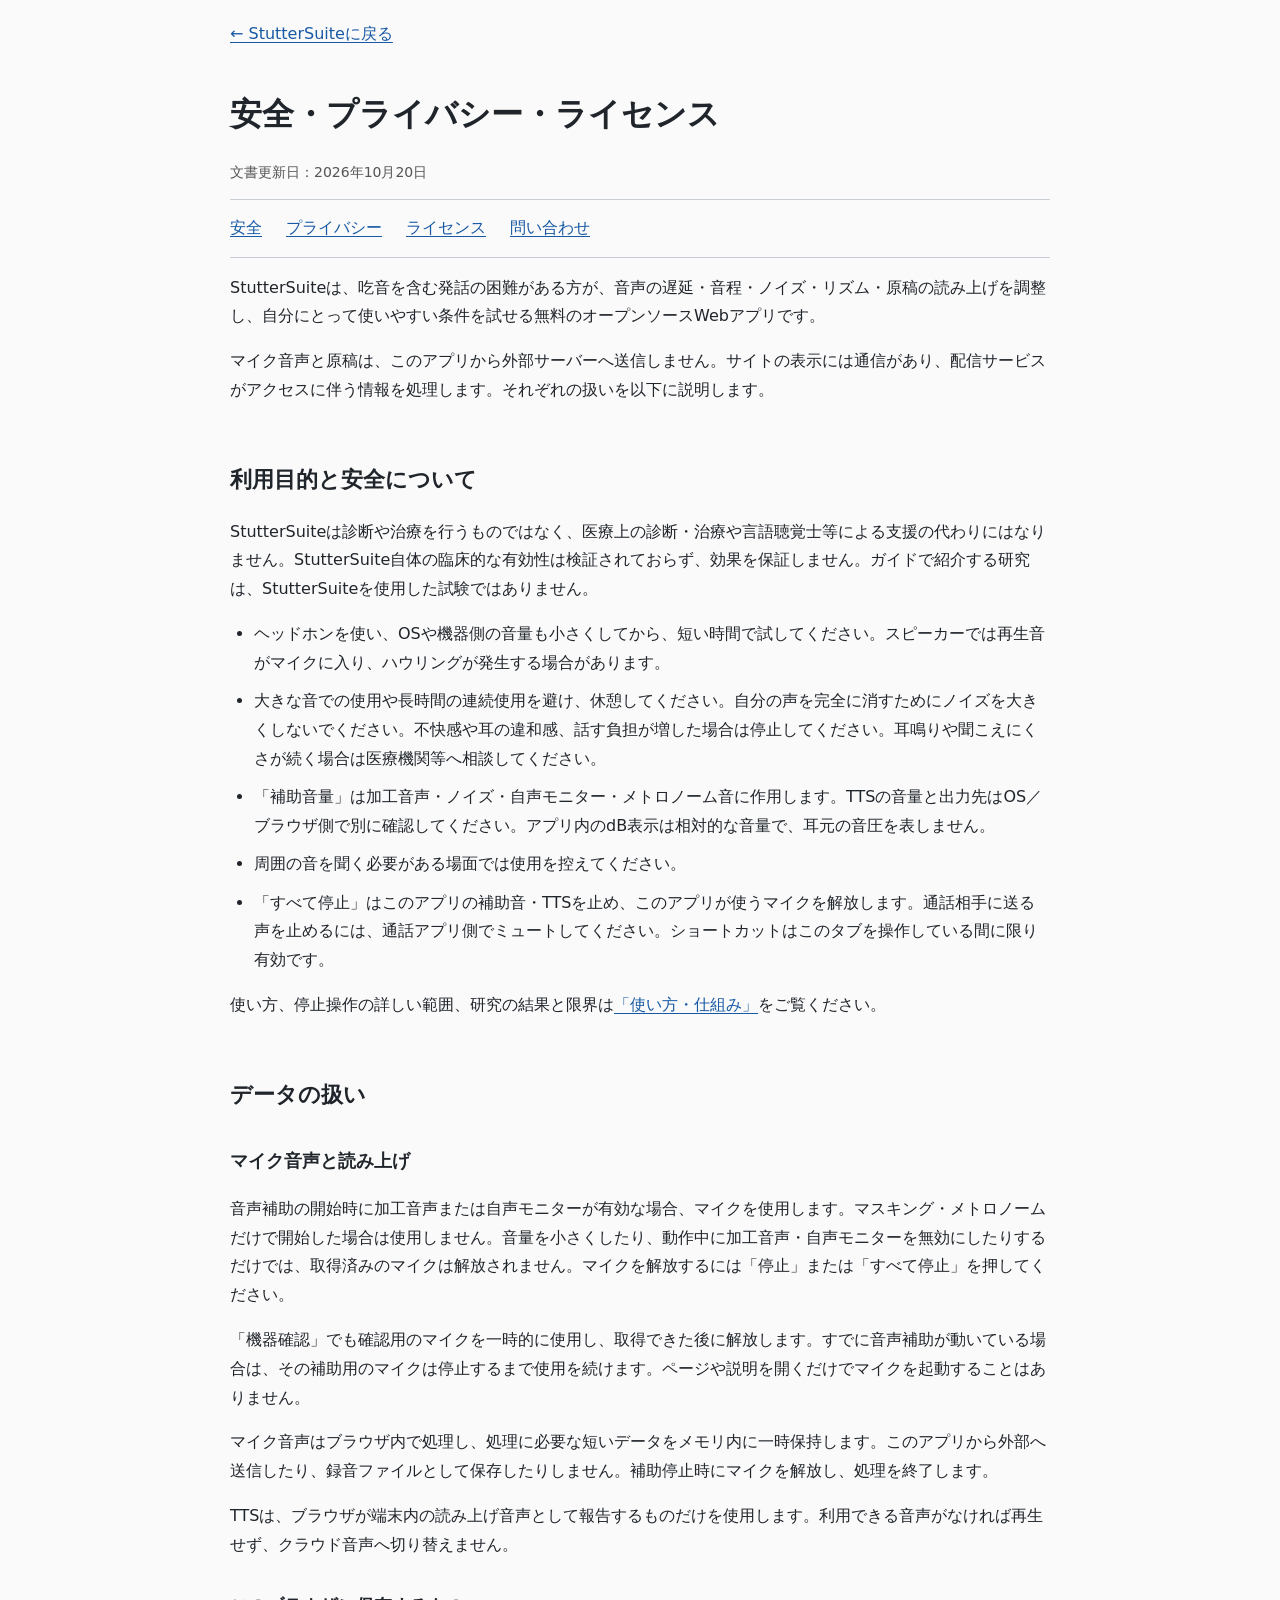
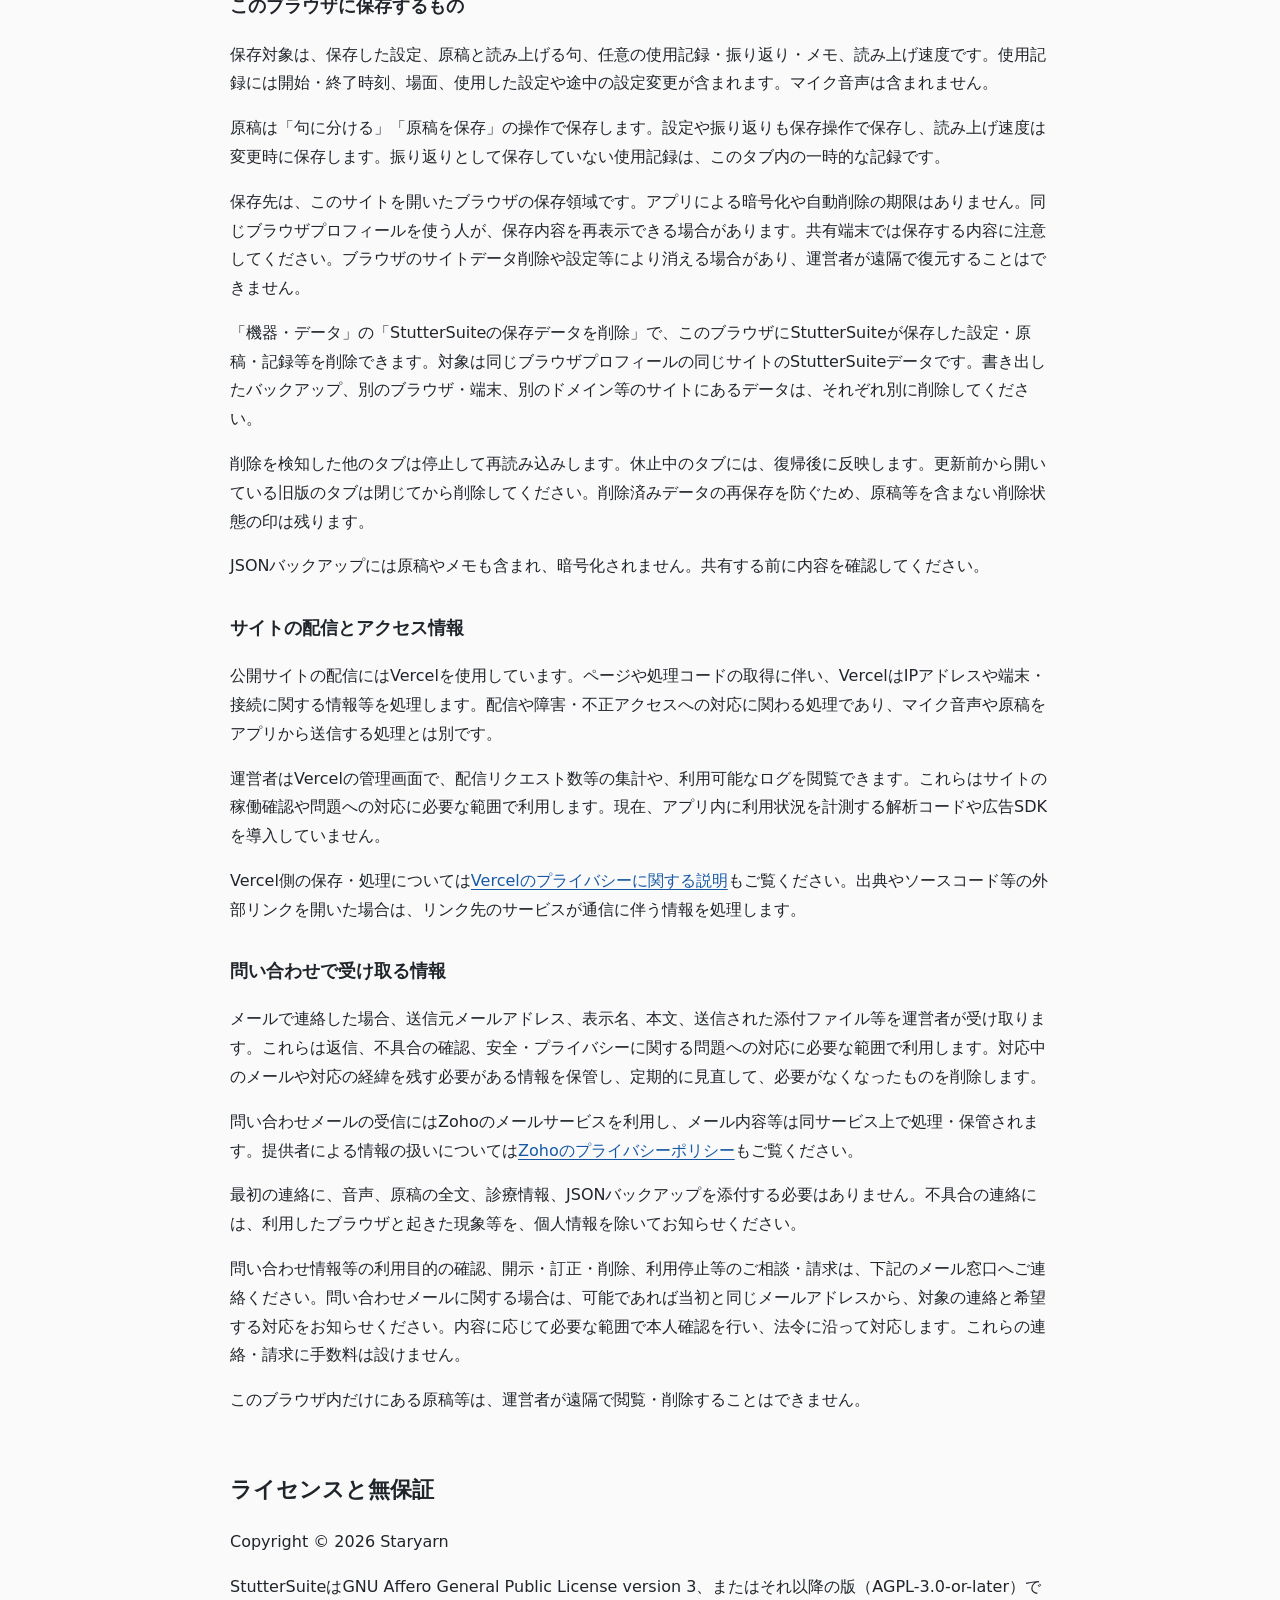
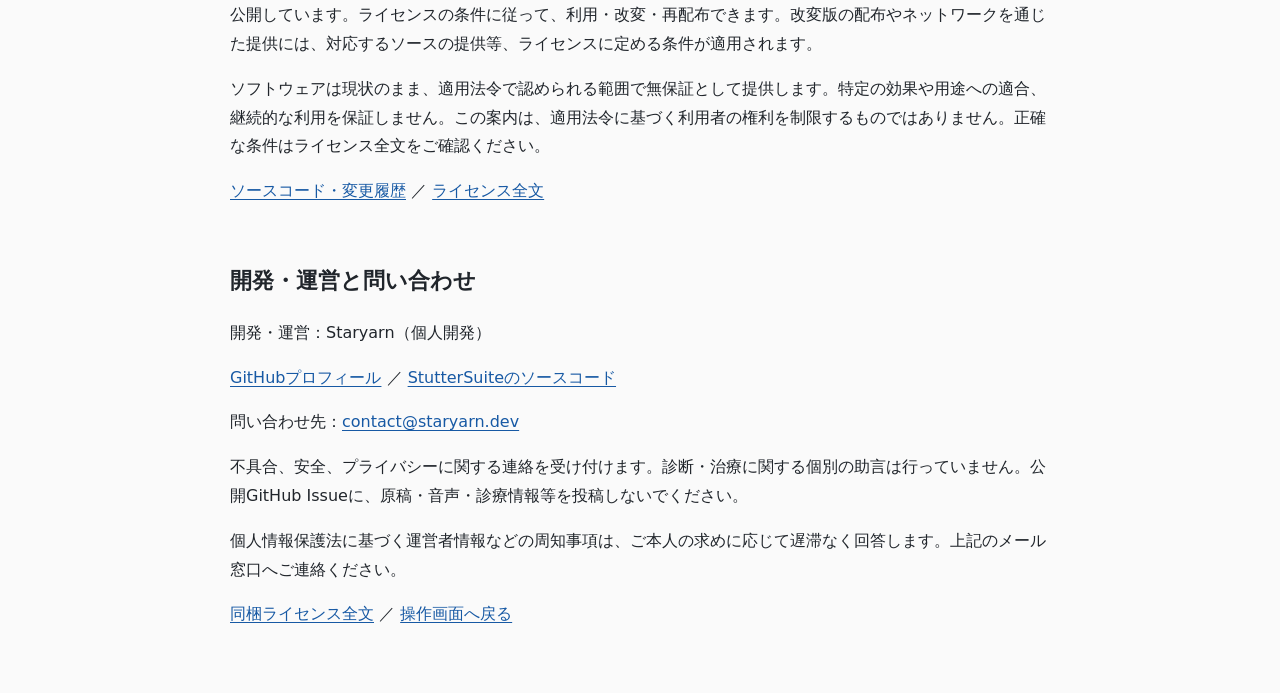
<file: about.html>
<!doctype html><!-- SPDX-License-Identifier: AGPL-3.0-or-later -->
<html lang="ja">
<head><meta charset="utf-8"><meta name="viewport" content="width=device-width, initial-scale=1"><title>安全・プライバシー・ライセンス | StutterSuite</title><link rel="stylesheet" href="about.css"></head>
<body><a class="skip" href="#main">本文へ移動</a><header><a href="index.html">← StutterSuiteに戻る</a></header>
<main id="main"><h1>安全・プライバシー・ライセンス</h1><p class="updated">文書更新日：2026年10月20日</p>
<nav aria-label="このページの目次"><a href="#safety">安全</a><a href="#privacy">プライバシー</a><a href="#license">ライセンス</a><a href="#contact">問い合わせ</a></nav>
<p>StutterSuiteは、吃音を含む発話の困難がある方が、音声の遅延・音程・ノイズ・リズム・原稿の読み上げを調整し、自分にとって使いやすい条件を試せる無料のオープンソースWebアプリです。</p>
<p>マイク音声と原稿は、このアプリから外部サーバーへ送信しません。サイトの表示には通信があり、配信サービスがアクセスに伴う情報を処理します。それぞれの扱いを以下に説明します。</p>
<h2 id="safety">利用目的と安全について</h2>
<p>StutterSuiteは診断や治療を行うものではなく、医療上の診断・治療や言語聴覚士等による支援の代わりにはなりません。StutterSuite自体の臨床的な有効性は検証されておらず、効果を保証しません。ガイドで紹介する研究は、StutterSuiteを使用した試験ではありません。</p>
<ul><li>ヘッドホンを使い、OSや機器側の音量も小さくしてから、短い時間で試してください。スピーカーでは再生音がマイクに入り、ハウリングが発生する場合があります。</li><li>大きな音での使用や長時間の連続使用を避け、休憩してください。自分の声を完全に消すためにノイズを大きくしないでください。不快感や耳の違和感、話す負担が増した場合は停止してください。耳鳴りや聞こえにくさが続く場合は医療機関等へ相談してください。</li><li>「補助音量」は加工音声・ノイズ・自声モニター・メトロノーム音に作用します。TTSの音量と出力先はOS／ブラウザ側で別に確認してください。アプリ内のdB表示は相対的な音量で、耳元の音圧を表しません。</li><li>周囲の音を聞く必要がある場面では使用を控えてください。</li><li>「すべて停止」はこのアプリの補助音・TTSを止め、このアプリが使うマイクを解放します。通話相手に送る声を止めるには、通話アプリ側でミュートしてください。ショートカットはこのタブを操作している間に限り有効です。</li></ul>
<p>使い方、停止操作の詳しい範囲、研究の結果と限界は<a href="index.html#guide-start">「使い方・仕組み」</a>をご覧ください。</p>
<h2 id="privacy">データの扱い</h2>
<h3>マイク音声と読み上げ</h3>
<p>音声補助の開始時に加工音声または自声モニターが有効な場合、マイクを使用します。マスキング・メトロノームだけで開始した場合は使用しません。音量を小さくしたり、動作中に加工音声・自声モニターを無効にしたりするだけでは、取得済みのマイクは解放されません。マイクを解放するには「停止」または「すべて停止」を押してください。</p>
<p>「機器確認」でも確認用のマイクを一時的に使用し、取得できた後に解放します。すでに音声補助が動いている場合は、その補助用のマイクは停止するまで使用を続けます。ページや説明を開くだけでマイクを起動することはありません。</p>
<p>マイク音声はブラウザ内で処理し、処理に必要な短いデータをメモリ内に一時保持します。このアプリから外部へ送信したり、録音ファイルとして保存したりしません。補助停止時にマイクを解放し、処理を終了します。</p>
<p>TTSは、ブラウザが端末内の読み上げ音声として報告するものだけを使用します。利用できる音声がなければ再生せず、クラウド音声へ切り替えません。</p>
<h3>このブラウザに保存するもの</h3>
<p>保存対象は、保存した設定、原稿と読み上げる句、任意の使用記録・振り返り・メモ、読み上げ速度です。使用記録には開始・終了時刻、場面、使用した設定や途中の設定変更が含まれます。マイク音声は含まれません。</p>
<p>原稿は「句に分ける」「原稿を保存」の操作で保存します。設定や振り返りも保存操作で保存し、読み上げ速度は変更時に保存します。振り返りとして保存していない使用記録は、このタブ内の一時的な記録です。</p>
<p>保存先は、このサイトを開いたブラウザの保存領域です。アプリによる暗号化や自動削除の期限はありません。同じブラウザプロフィールを使う人が、保存内容を再表示できる場合があります。共有端末では保存する内容に注意してください。ブラウザのサイトデータ削除や設定等により消える場合があり、運営者が遠隔で復元することはできません。</p>
<p>「機器・データ」の「StutterSuiteの保存データを削除」で、このブラウザにStutterSuiteが保存した設定・原稿・記録等を削除できます。対象は同じブラウザプロフィールの同じサイトのStutterSuiteデータです。書き出したバックアップ、別のブラウザ・端末、別のドメイン等のサイトにあるデータは、それぞれ別に削除してください。</p>
<p>削除を検知した他のタブは停止して再読み込みします。休止中のタブには、復帰後に反映します。更新前から開いている旧版のタブは閉じてから削除してください。削除済みデータの再保存を防ぐため、原稿等を含まない削除状態の印は残ります。</p><p>JSONバックアップには原稿やメモも含まれ、暗号化されません。共有する前に内容を確認してください。</p>
<h3>サイトの配信とアクセス情報</h3>
<p>公開サイトの配信にはVercelを使用しています。ページや処理コードの取得に伴い、VercelはIPアドレスや端末・接続に関する情報等を処理します。配信や障害・不正アクセスへの対応に関わる処理であり、マイク音声や原稿をアプリから送信する処理とは別です。</p>
<p>運営者はVercelの管理画面で、配信リクエスト数等の集計や、利用可能なログを閲覧できます。これらはサイトの稼働確認や問題への対応に必要な範囲で利用します。現在、アプリ内に利用状況を計測する解析コードや広告SDKを導入していません。</p>
<p>Vercel側の保存・処理については<a href="https://vercel.com/legal/privacy-notice">Vercelのプライバシーに関する説明</a>もご覧ください。出典やソースコード等の外部リンクを開いた場合は、リンク先のサービスが通信に伴う情報を処理します。</p>
<h3>問い合わせで受け取る情報</h3>
<p>メールで連絡した場合、送信元メールアドレス、表示名、本文、送信された添付ファイル等を運営者が受け取ります。これらは返信、不具合の確認、安全・プライバシーに関する問題への対応に必要な範囲で利用します。対応中のメールや対応の経緯を残す必要がある情報を保管し、定期的に見直して、必要がなくなったものを削除します。</p>
<p>問い合わせメールの受信にはZohoのメールサービスを利用し、メール内容等は同サービス上で処理・保管されます。提供者による情報の扱いについては<a href="https://www.zoho.com/privacy.html">Zohoのプライバシーポリシー</a>もご覧ください。</p>
<p>最初の連絡に、音声、原稿の全文、診療情報、JSONバックアップを添付する必要はありません。不具合の連絡には、利用したブラウザと起きた現象等を、個人情報を除いてお知らせください。</p>
<p>問い合わせ情報等の利用目的の確認、開示・訂正・削除、利用停止等のご相談・請求は、下記のメール窓口へご連絡ください。問い合わせメールに関する場合は、可能であれば当初と同じメールアドレスから、対象の連絡と希望する対応をお知らせください。内容に応じて必要な範囲で本人確認を行い、法令に沿って対応します。これらの連絡・請求に手数料は設けません。</p>
<p>このブラウザ内だけにある原稿等は、運営者が遠隔で閲覧・削除することはできません。</p>
<h2 id="license">ライセンスと無保証</h2>
<p>Copyright © 2026 Staryarn</p>
<p>StutterSuiteはGNU Affero General Public License version 3、またはそれ以降の版（AGPL-3.0-or-later）で公開しています。ライセンスの条件に従って、利用・改変・再配布できます。改変版の配布やネットワークを通じた提供には、対応するソースの提供等、ライセンスに定める条件が適用されます。</p>
<p>ソフトウェアは現状のまま、適用法令で認められる範囲で無保証として提供します。特定の効果や用途への適合、継続的な利用を保証しません。この案内は、適用法令に基づく利用者の権利を制限するものではありません。正確な条件はライセンス全文をご確認ください。</p>
<p><a href="https://github.com/staryarn/stuttersuite-oss">ソースコード・変更履歴</a> ／ <a href="https://github.com/staryarn/stuttersuite-oss/blob/main/LICENSE">ライセンス全文</a></p>
<h2 id="contact">開発・運営と問い合わせ</h2>
<p>開発・運営：Staryarn（個人開発）</p>
<p><a href="https://github.com/staryarn">GitHubプロフィール</a> ／ <a href="https://github.com/staryarn/stuttersuite-oss">StutterSuiteのソースコード</a></p>
<p>問い合わせ先：<a href="mailto:contact@staryarn.dev">contact@staryarn.dev</a></p>
<p>不具合、安全、プライバシーに関する連絡を受け付けます。診断・治療に関する個別の助言は行っていません。公開GitHub Issueに、原稿・音声・診療情報等を投稿しないでください。</p>
<p>個人情報保護法に基づく運営者情報などの周知事項は、ご本人の求めに応じて遅滞なく回答します。上記のメール窓口へご連絡ください。</p>
<p><a href="LICENSE">同梱ライセンス全文</a> ／ <a href="index.html">操作画面へ戻る</a></p></main></body></html>
</file>
<file: about.css>
/* SPDX-License-Identifier: AGPL-3.0-or-later */
:root{color-scheme:light dark;font-family:system-ui,-apple-system,"Segoe UI",sans-serif;line-height:1.8;background:#fafafa;color:#20252b}
*{box-sizing:border-box}body{margin:0}header,main{width:min(100% - 32px,820px);margin:auto}header{padding:20px 0 8px}main{padding:12px 0 48px}h1{font-size:clamp(1.5rem,4vw,2rem);line-height:1.5}h2{font-size:1.4rem;margin-top:2.4em;scroll-margin-top:20px}h3{font-size:1.1rem;margin-top:1.8em}a{color:#1759a4;text-underline-offset:3px;overflow-wrap:anywhere}a:focus-visible{outline:3px solid #b06b00;outline-offset:4px}p,li{overflow-wrap:anywhere}li{margin:.6em 0}ul{padding-left:1.5em}nav{display:flex;gap:12px 24px;flex-wrap:wrap;border-block:1px solid #c9ced4;padding:14px 0}.updated{font-size:.875rem;color:#555}.skip{position:absolute;left:-9999px}.skip:focus{position:fixed;left:16px;top:8px;background:#fff;padding:8px;z-index:1}
@media(prefers-color-scheme:dark){:root{background:#1b1b1b;color:#eee}a{color:#a9cfff}.updated{color:#bbb}.skip:focus{background:#222}nav{border-color:#555}}
</file>
